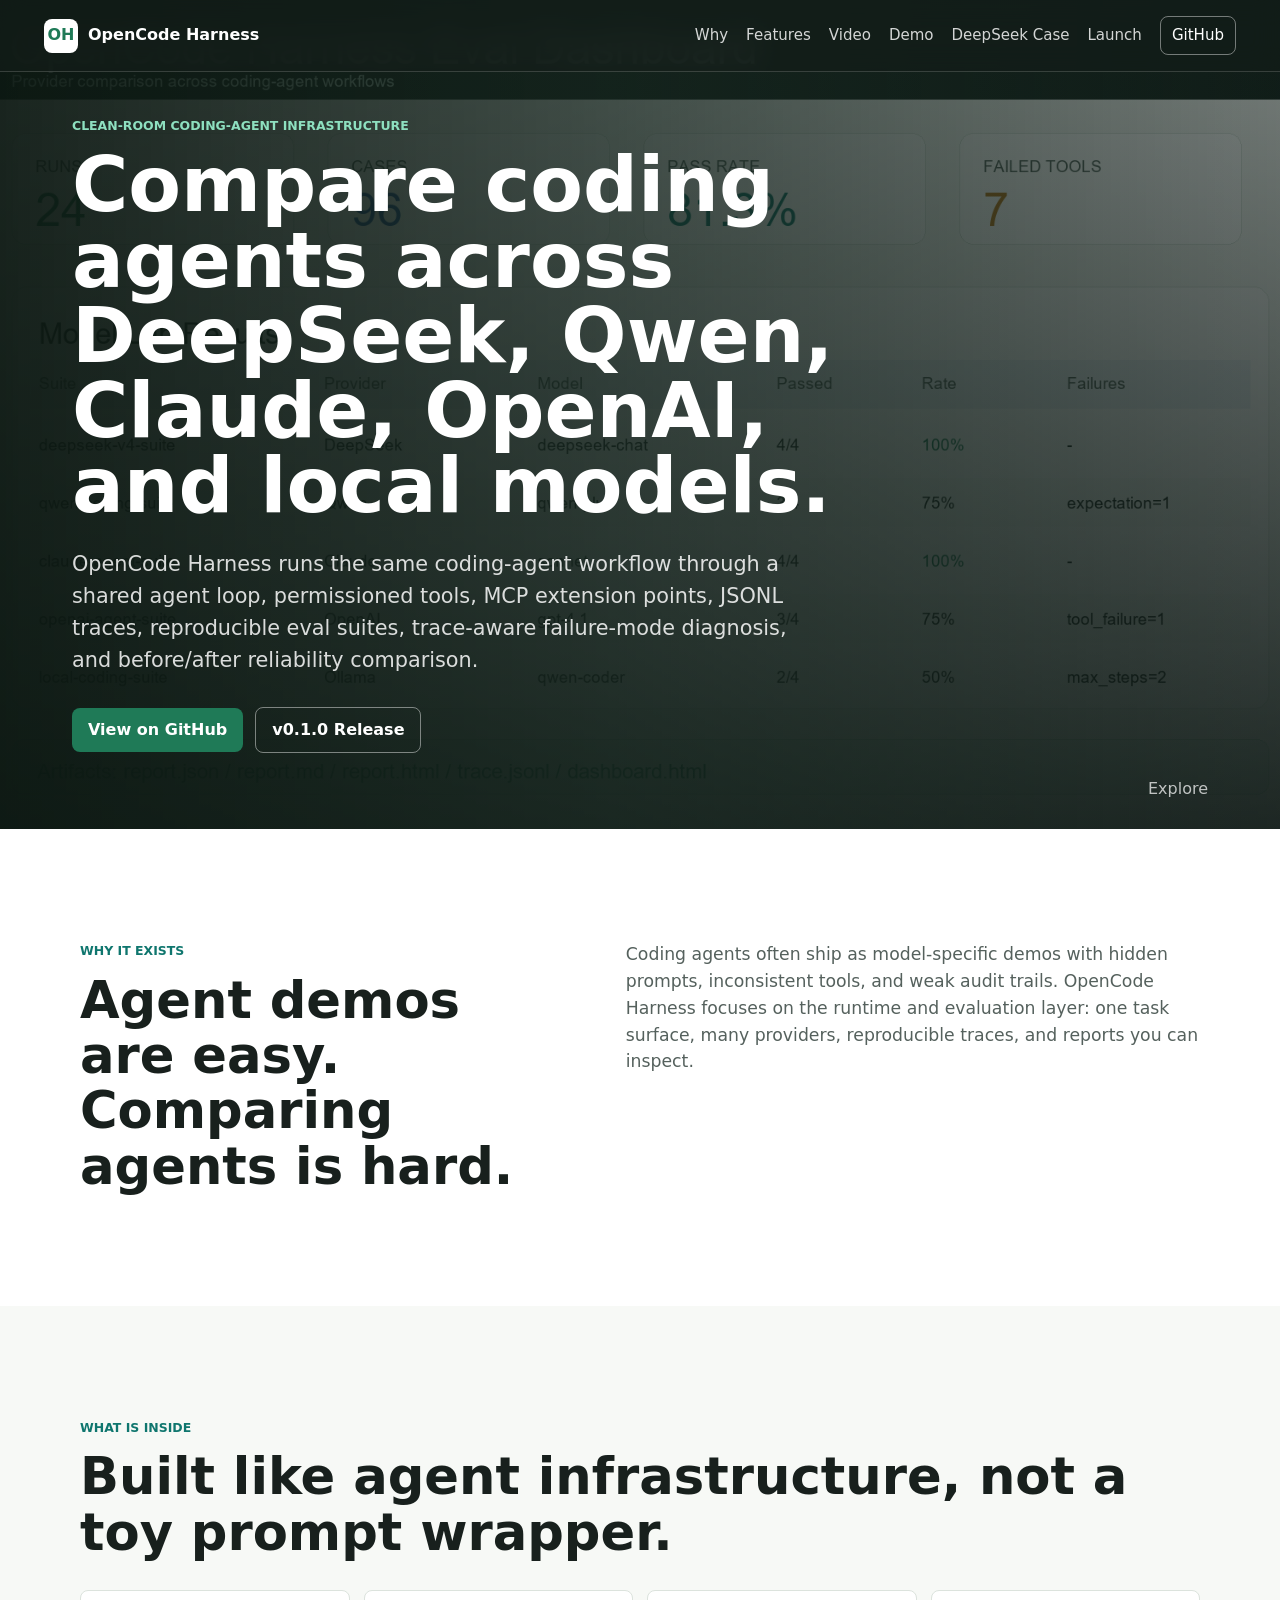
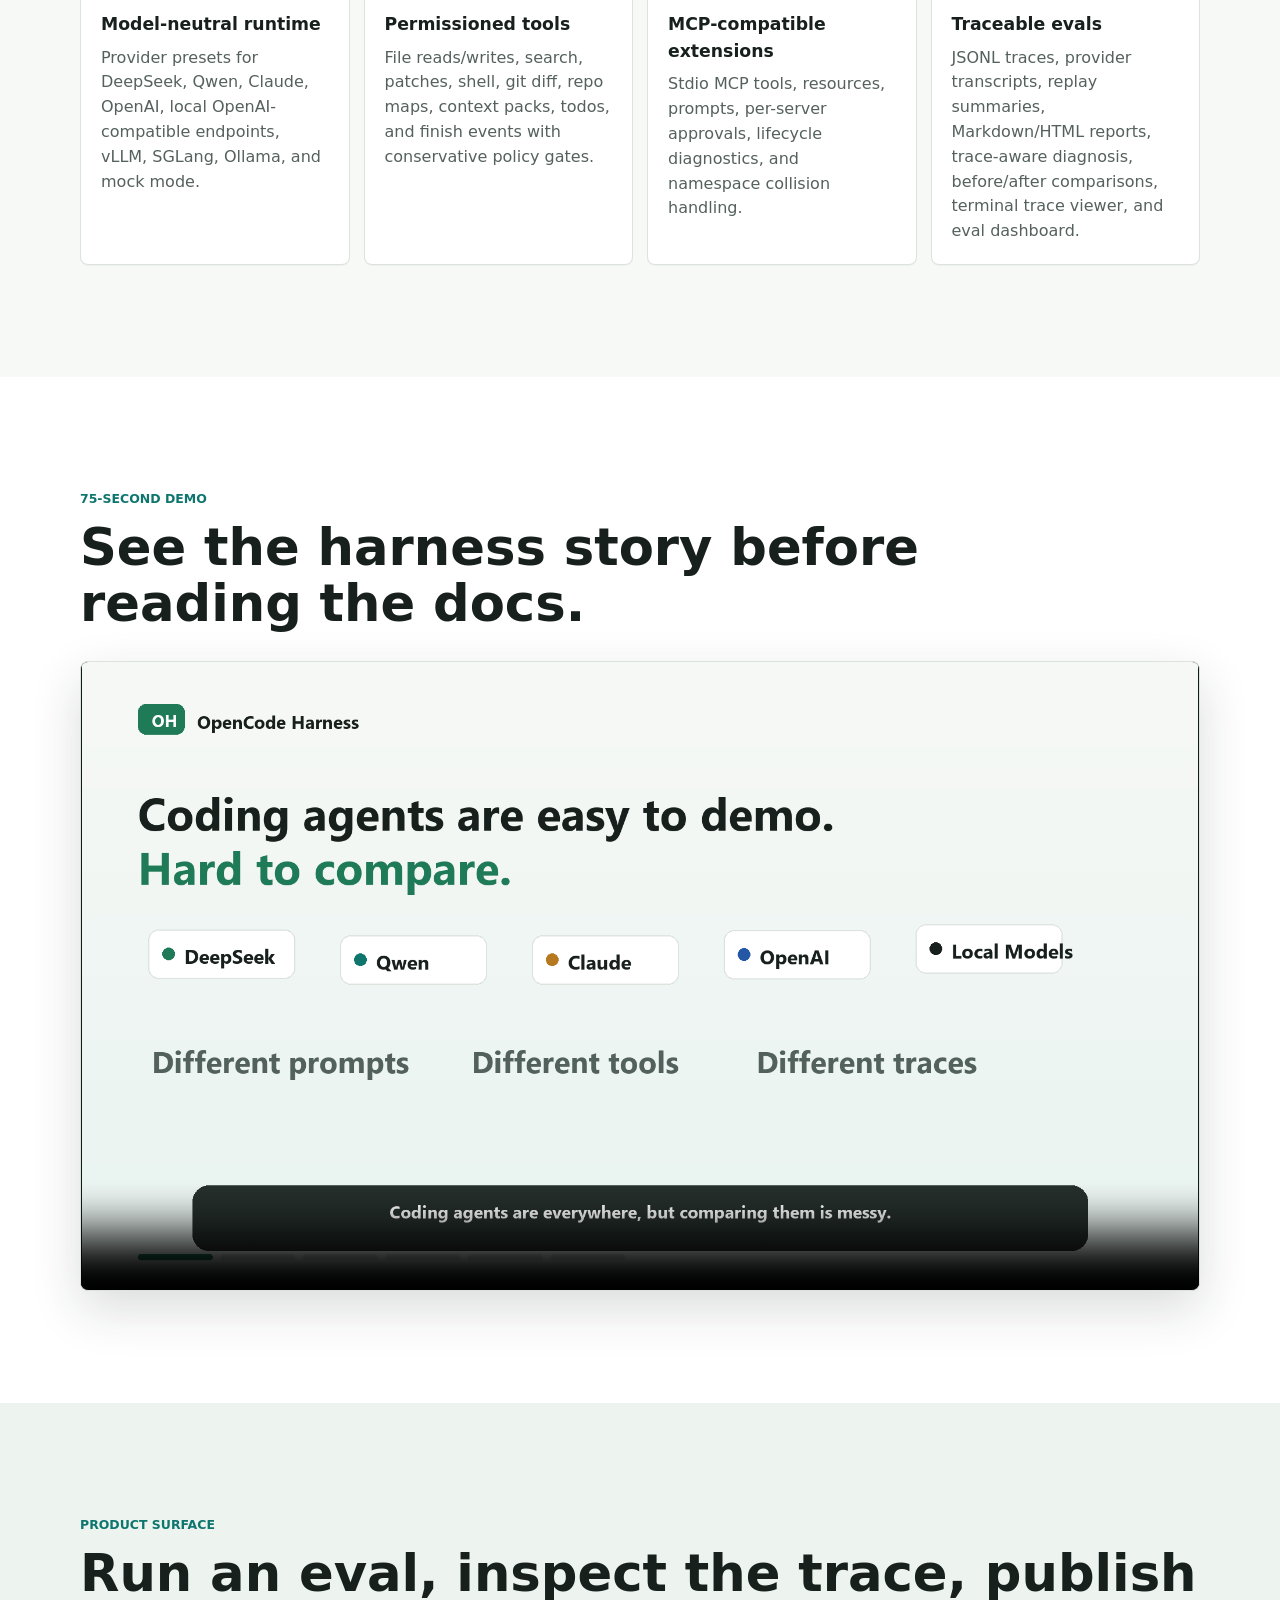
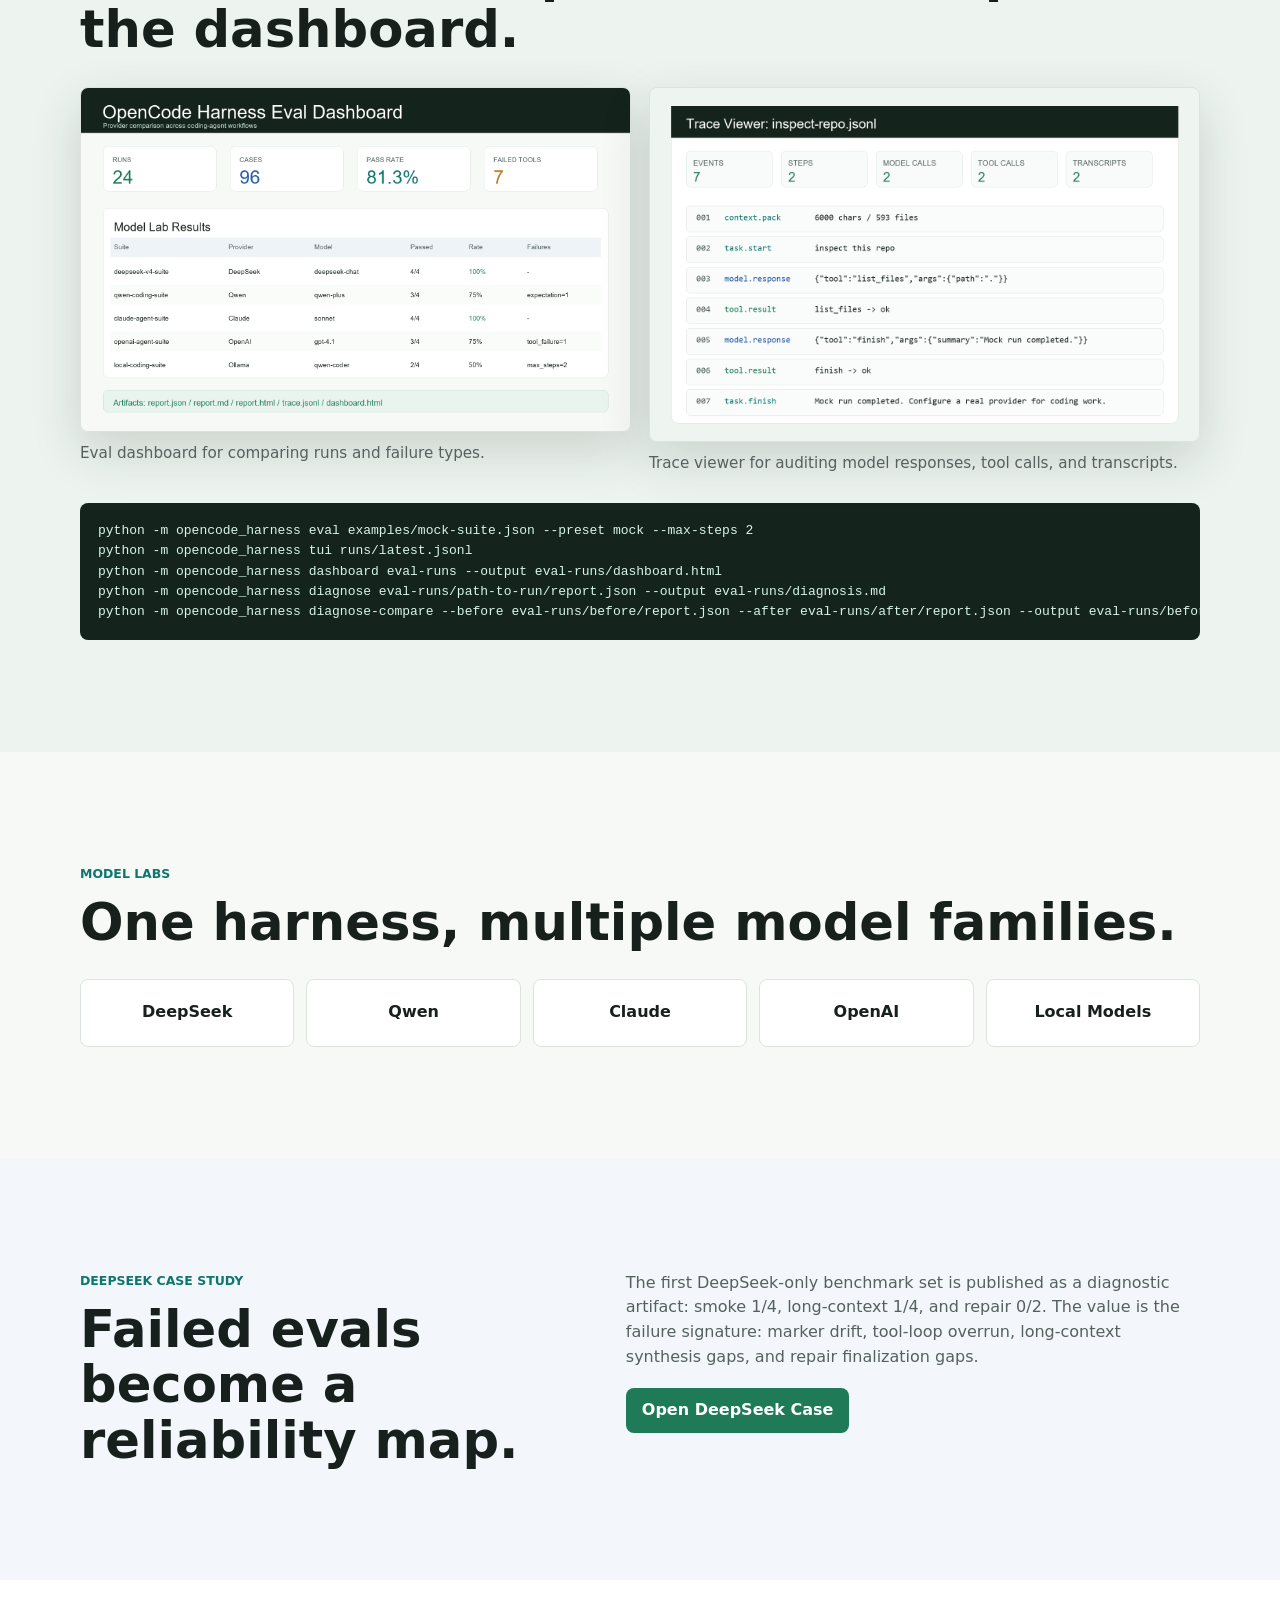
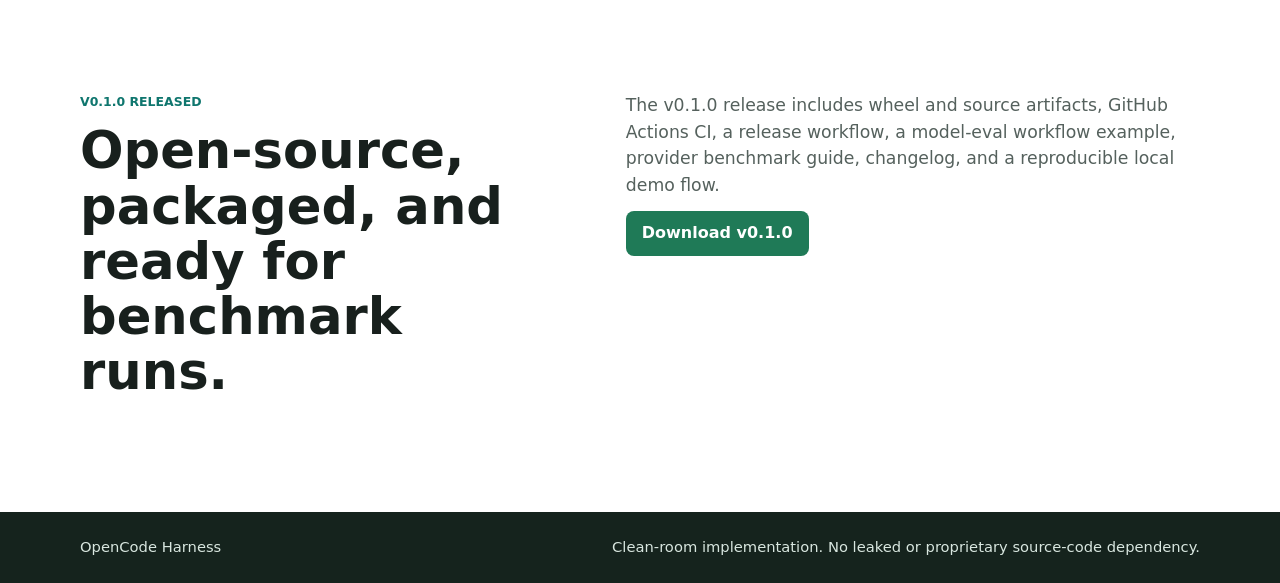
<file: site/index.html>
<!doctype html>
<html lang="en">
<head>
  <meta charset="utf-8">
  <meta name="viewport" content="width=device-width, initial-scale=1">
  <title>OpenCode Harness - Evaluation Harness for Coding Agents</title>
  <meta name="description" content="Open-source, clean-room evaluation harness for coding agents across DeepSeek, Qwen, Claude, OpenAI, and local models.">
  <link rel="stylesheet" href="styles.css">
</head>
<body>
  <header class="topbar">
    <a class="brand" href="#top" aria-label="OpenCode Harness home">
      <span class="brand-mark">OH</span>
      <span>OpenCode Harness</span>
    </a>
    <nav aria-label="Primary navigation">
      <a href="#why">Why</a>
      <a href="#features">Features</a>
      <a href="#video">Video</a>
      <a href="#demo">Demo</a>
      <a href="deepseek-case-study.html">DeepSeek Case</a>
      <a href="#launch">Launch</a>
      <a class="nav-cta" href="https://github.com/samarailly51-pixel/opencode-harness">GitHub</a>
    </nav>
  </header>

  <main id="top">
    <section class="hero" aria-label="OpenCode Harness overview">
      <div class="hero-backdrop" role="img" aria-label="OpenCode Harness eval dashboard preview"></div>
      <div class="hero-overlay"></div>
      <div class="hero-content">
        <p class="eyebrow">Clean-room coding-agent infrastructure</p>
        <h1>Compare coding agents across DeepSeek, Qwen, Claude, OpenAI, and local models.</h1>
        <p class="hero-copy">
          OpenCode Harness runs the same coding-agent workflow through a shared agent loop,
          permissioned tools, MCP extension points, JSONL traces, reproducible eval suites,
          trace-aware failure-mode diagnosis, and before/after reliability comparison.
        </p>
        <div class="hero-actions" aria-label="Primary actions">
          <a class="button primary" href="https://github.com/samarailly51-pixel/opencode-harness">View on GitHub</a>
          <a class="button secondary" href="https://github.com/samarailly51-pixel/opencode-harness/releases/tag/v0.1.0">v0.1.0 Release</a>
        </div>
      </div>
      <a class="scroll-cue" href="#why">Explore</a>
    </section>

    <section id="why" class="band intro-band">
      <div class="content two-column">
        <div>
          <p class="eyebrow">Why it exists</p>
          <h2>Agent demos are easy. Comparing agents is hard.</h2>
        </div>
        <p>
          Coding agents often ship as model-specific demos with hidden prompts, inconsistent tools,
          and weak audit trails. OpenCode Harness focuses on the runtime and evaluation layer:
          one task surface, many providers, reproducible traces, and reports you can inspect.
        </p>
      </div>
    </section>

    <section id="features" class="band">
      <div class="content">
        <p class="eyebrow">What is inside</p>
        <h2>Built like agent infrastructure, not a toy prompt wrapper.</h2>
        <div class="feature-grid">
          <article>
            <h3>Model-neutral runtime</h3>
            <p>Provider presets for DeepSeek, Qwen, Claude, OpenAI, local OpenAI-compatible endpoints, vLLM, SGLang, Ollama, and mock mode.</p>
          </article>
          <article>
            <h3>Permissioned tools</h3>
            <p>File reads/writes, search, patches, shell, git diff, repo maps, context packs, todos, and finish events with conservative policy gates.</p>
          </article>
          <article>
            <h3>MCP-compatible extensions</h3>
            <p>Stdio MCP tools, resources, prompts, per-server approvals, lifecycle diagnostics, and namespace collision handling.</p>
          </article>
          <article>
            <h3>Traceable evals</h3>
            <p>JSONL traces, provider transcripts, replay summaries, Markdown/HTML reports, trace-aware diagnosis, before/after comparisons, terminal trace viewer, and eval dashboard.</p>
          </article>
        </div>
      </div>
    </section>

    <section id="video" class="band video-band">
      <div class="content">
        <div class="section-heading">
          <p class="eyebrow">75-second demo</p>
          <h2>See the harness story before reading the docs.</h2>
        </div>
        <video
          class="demo-video"
          controls
          preload="metadata"
          poster="assets/opencode-harness-demo-thumbnail.png"
          aria-label="OpenCode Harness product demo video"
        >
          <source src="assets/opencode-harness-demo.mp4" type="video/mp4">
          Your browser does not support the video tag.
        </video>
      </div>
    </section>

    <section id="demo" class="band demo-band">
      <div class="content">
        <p class="eyebrow">Product surface</p>
        <h2>Run an eval, inspect the trace, publish the dashboard.</h2>
        <div class="media-grid">
          <figure>
            <img src="assets/dashboard-preview.png" alt="OpenCode Harness eval dashboard showing model pass rates and reports">
            <figcaption>Eval dashboard for comparing runs and failure types.</figcaption>
          </figure>
          <figure>
            <img src="assets/trace-preview.png" alt="OpenCode Harness trace viewer showing model responses and tool calls">
            <figcaption>Trace viewer for auditing model responses, tool calls, and transcripts.</figcaption>
          </figure>
        </div>
        <pre class="command-block"><code>python -m opencode_harness eval examples/mock-suite.json --preset mock --max-steps 2
python -m opencode_harness tui runs/latest.jsonl
python -m opencode_harness dashboard eval-runs --output eval-runs/dashboard.html
python -m opencode_harness diagnose eval-runs/path-to-run/report.json --output eval-runs/diagnosis.md
python -m opencode_harness diagnose-compare --before eval-runs/before/report.json --after eval-runs/after/report.json --output eval-runs/before-after.md</code></pre>
      </div>
    </section>

    <section class="band">
      <div class="content">
        <p class="eyebrow">Model Labs</p>
        <h2>One harness, multiple model families.</h2>
        <div class="lab-row" aria-label="Supported model labs">
          <span>DeepSeek</span>
          <span>Qwen</span>
          <span>Claude</span>
          <span>OpenAI</span>
          <span>Local Models</span>
        </div>
      </div>
    </section>

    <section class="band case-band">
      <div class="content two-column">
        <div>
          <p class="eyebrow">DeepSeek case study</p>
          <h2>Failed evals become a reliability map.</h2>
        </div>
        <div class="case-summary">
          <p>
            The first DeepSeek-only benchmark set is published as a diagnostic artifact:
            smoke 1/4, long-context 1/4, and repair 0/2. The value is the failure signature:
            marker drift, tool-loop overrun, long-context synthesis gaps, and repair finalization gaps.
          </p>
          <a class="button primary" href="deepseek-case-study.html">Open DeepSeek Case</a>
        </div>
      </div>
    </section>

    <section id="launch" class="band launch-band">
      <div class="content two-column">
        <div>
          <p class="eyebrow">v0.1.0 released</p>
          <h2>Open-source, packaged, and ready for benchmark runs.</h2>
        </div>
        <div class="launch-copy">
          <p>
            The v0.1.0 release includes wheel and source artifacts, GitHub Actions CI,
            a release workflow, a model-eval workflow example, provider benchmark guide,
            changelog, and a reproducible local demo flow.
          </p>
          <a class="button primary" href="https://github.com/samarailly51-pixel/opencode-harness/releases/tag/v0.1.0">Download v0.1.0</a>
        </div>
      </div>
    </section>
  </main>

  <footer>
    <div class="content footer-content">
      <span>OpenCode Harness</span>
      <span>Clean-room implementation. No leaked or proprietary source-code dependency.</span>
    </div>
  </footer>
</body>
</html>
</file>
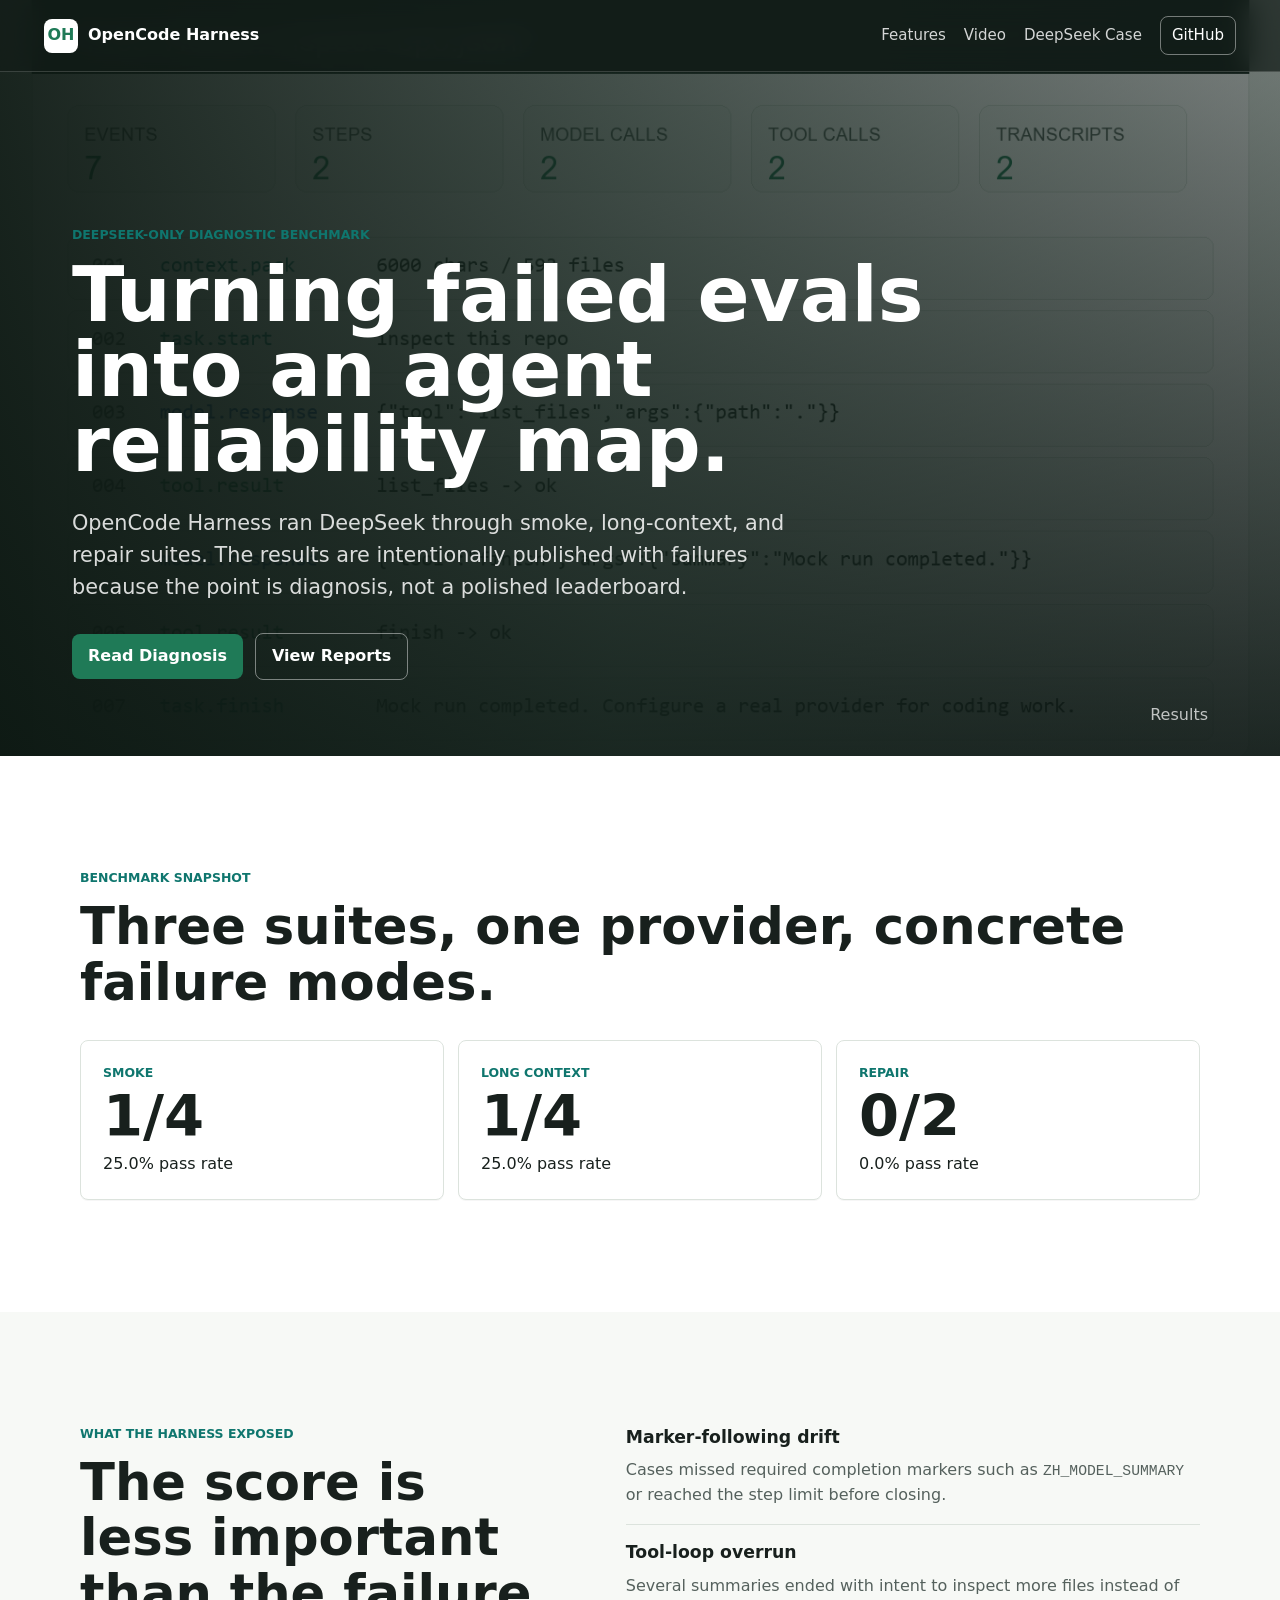
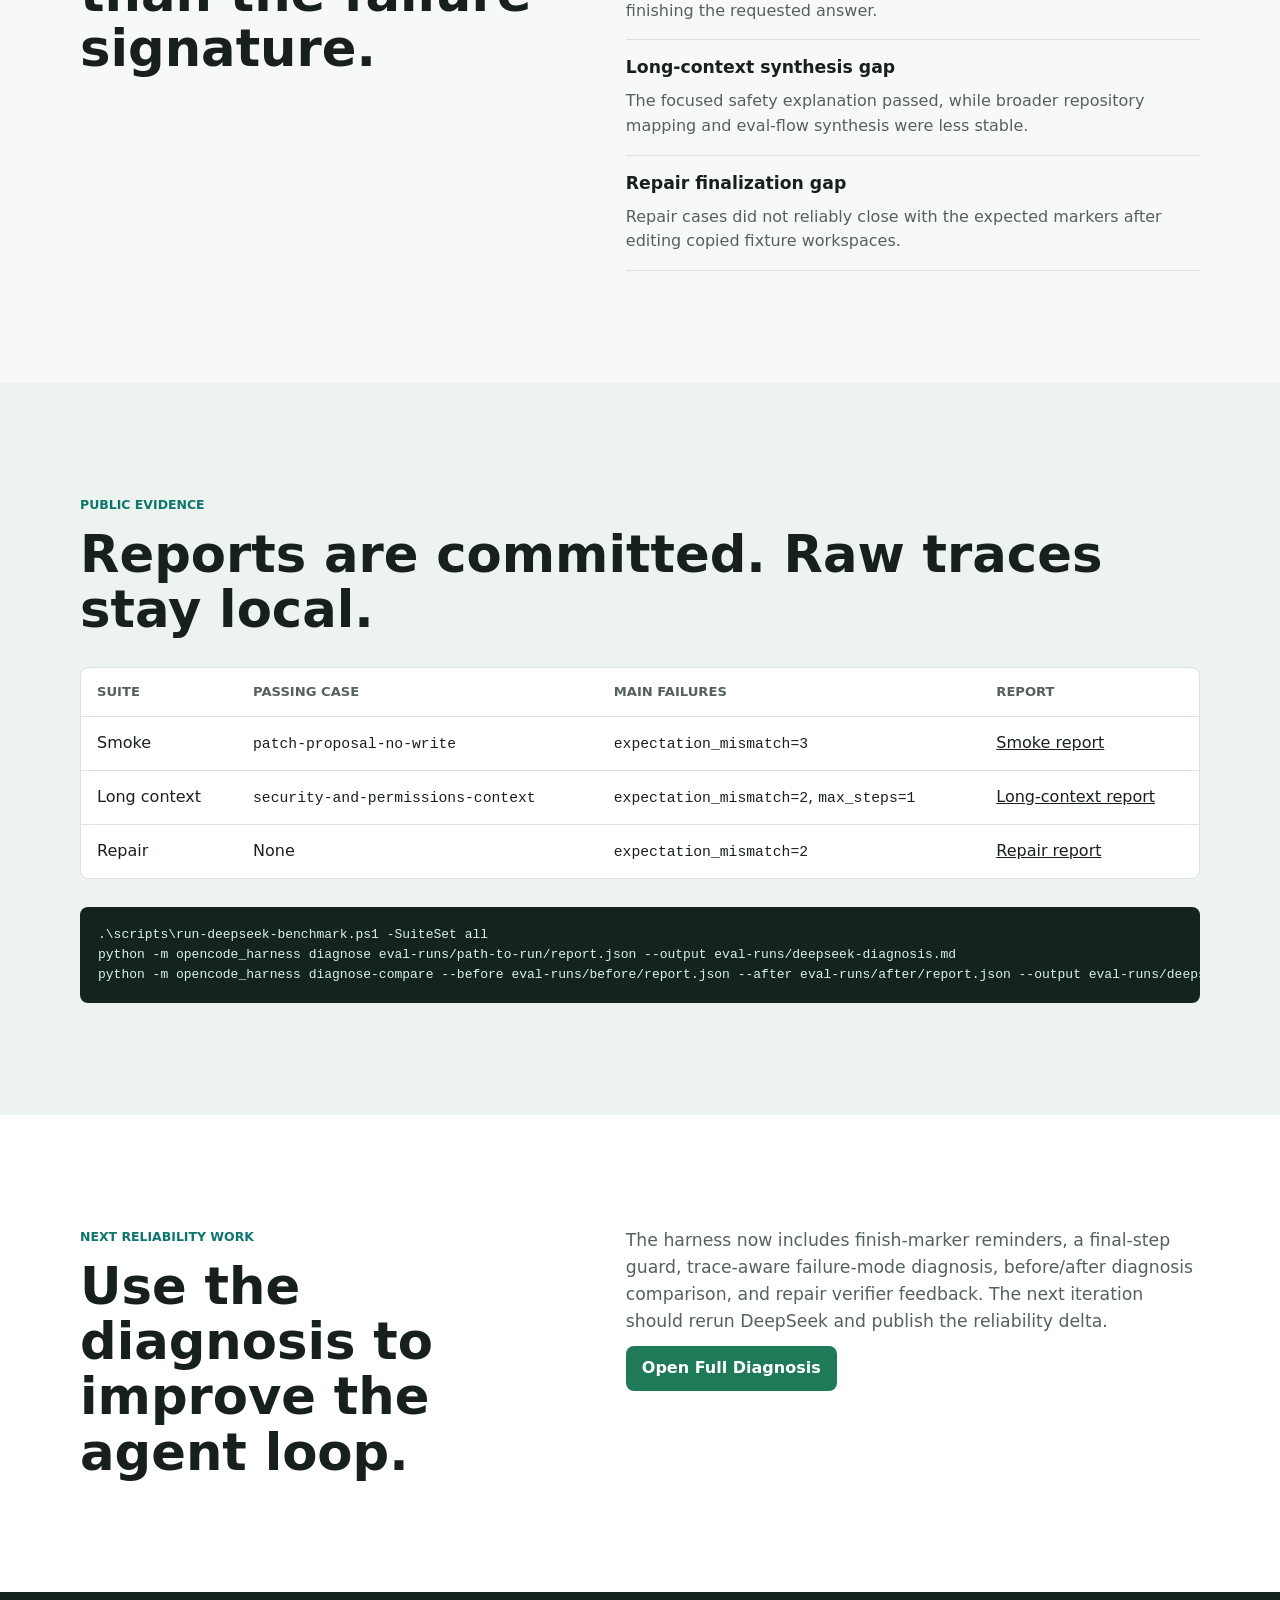
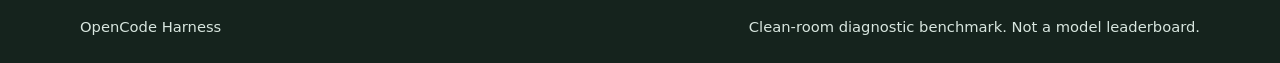
<file: site/deepseek-case-study.html>
<!doctype html>
<html lang="en">
<head>
  <meta charset="utf-8">
  <meta name="viewport" content="width=device-width, initial-scale=1">
  <title>DeepSeek Failure-Mode Case Study - OpenCode Harness</title>
  <meta name="description" content="A DeepSeek-only diagnostic benchmark case study for OpenCode Harness: smoke, long-context, and repair failure modes.">
  <link rel="stylesheet" href="styles.css">
</head>
<body>
  <header class="topbar">
    <a class="brand" href="index.html" aria-label="OpenCode Harness home">
      <span class="brand-mark">OH</span>
      <span>OpenCode Harness</span>
    </a>
    <nav aria-label="Primary navigation">
      <a href="index.html#features">Features</a>
      <a href="index.html#video">Video</a>
      <a href="deepseek-case-study.html">DeepSeek Case</a>
      <a class="nav-cta" href="https://github.com/samarailly51-pixel/opencode-harness">GitHub</a>
    </nav>
  </header>

  <main id="top">
    <section class="case-hero" aria-label="DeepSeek benchmark case study">
      <div class="case-hero-backdrop" role="img" aria-label="OpenCode Harness dashboard preview"></div>
      <div class="hero-overlay"></div>
      <div class="hero-content">
        <p class="eyebrow">DeepSeek-only diagnostic benchmark</p>
        <h1>Turning failed evals into an agent reliability map.</h1>
        <p class="hero-copy">
          OpenCode Harness ran DeepSeek through smoke, long-context, and repair suites.
          The results are intentionally published with failures because the point is diagnosis,
          not a polished leaderboard.
        </p>
        <div class="hero-actions" aria-label="Case study actions">
          <a class="button primary" href="https://github.com/samarailly51-pixel/opencode-harness/blob/master/docs/deepseek-failure-mode-diagnosis.md">Read Diagnosis</a>
          <a class="button secondary" href="https://github.com/samarailly51-pixel/opencode-harness/tree/master/model-labs/deepseek/reports">View Reports</a>
        </div>
      </div>
      <a class="scroll-cue" href="#results">Results</a>
    </section>

    <section id="results" class="band intro-band">
      <div class="content">
        <p class="eyebrow">Benchmark snapshot</p>
        <h2>Three suites, one provider, concrete failure modes.</h2>
        <div class="result-grid" aria-label="DeepSeek benchmark results">
          <article class="metric-panel">
            <span class="metric-label">Smoke</span>
            <strong>1/4</strong>
            <span>25.0% pass rate</span>
          </article>
          <article class="metric-panel">
            <span class="metric-label">Long Context</span>
            <strong>1/4</strong>
            <span>25.0% pass rate</span>
          </article>
          <article class="metric-panel">
            <span class="metric-label">Repair</span>
            <strong>0/2</strong>
            <span>0.0% pass rate</span>
          </article>
        </div>
      </div>
    </section>

    <section class="band">
      <div class="content two-column">
        <div>
          <p class="eyebrow">What the harness exposed</p>
          <h2>The score is less important than the failure signature.</h2>
        </div>
        <div class="diagnosis-list">
          <article>
            <h3>Marker-following drift</h3>
            <p>Cases missed required completion markers such as <code>ZH_MODEL_SUMMARY</code> or reached the step limit before closing.</p>
          </article>
          <article>
            <h3>Tool-loop overrun</h3>
            <p>Several summaries ended with intent to inspect more files instead of finishing the requested answer.</p>
          </article>
          <article>
            <h3>Long-context synthesis gap</h3>
            <p>The focused safety explanation passed, while broader repository mapping and eval-flow synthesis were less stable.</p>
          </article>
          <article>
            <h3>Repair finalization gap</h3>
            <p>Repair cases did not reliably close with the expected markers after editing copied fixture workspaces.</p>
          </article>
        </div>
      </div>
    </section>

    <section class="band demo-band">
      <div class="content">
        <p class="eyebrow">Public evidence</p>
        <h2>Reports are committed. Raw traces stay local.</h2>
        <div class="case-table-wrap">
          <table class="case-table">
            <thead>
              <tr>
                <th>Suite</th>
                <th>Passing Case</th>
                <th>Main Failures</th>
                <th>Report</th>
              </tr>
            </thead>
            <tbody>
              <tr>
                <td>Smoke</td>
                <td><code>patch-proposal-no-write</code></td>
                <td><code>expectation_mismatch=3</code></td>
                <td><a href="https://github.com/samarailly51-pixel/opencode-harness/blob/master/model-labs/deepseek/reports/provider-comparison.md">Smoke report</a></td>
              </tr>
              <tr>
                <td>Long context</td>
                <td><code>security-and-permissions-context</code></td>
                <td><code>expectation_mismatch=2</code>, <code>max_steps=1</code></td>
                <td><a href="https://github.com/samarailly51-pixel/opencode-harness/blob/master/model-labs/deepseek/reports/long-context-comparison.md">Long-context report</a></td>
              </tr>
              <tr>
                <td>Repair</td>
                <td>None</td>
                <td><code>expectation_mismatch=2</code></td>
                <td><a href="https://github.com/samarailly51-pixel/opencode-harness/blob/master/model-labs/deepseek/reports/repair-comparison.md">Repair report</a></td>
              </tr>
            </tbody>
          </table>
        </div>
        <pre class="command-block"><code>.\scripts\run-deepseek-benchmark.ps1 -SuiteSet all
python -m opencode_harness diagnose eval-runs/path-to-run/report.json --output eval-runs/deepseek-diagnosis.md
python -m opencode_harness diagnose-compare --before eval-runs/before/report.json --after eval-runs/after/report.json --output eval-runs/deepseek-before-after.md</code></pre>
      </div>
    </section>

    <section class="band launch-band">
      <div class="content two-column">
        <div>
          <p class="eyebrow">Next reliability work</p>
          <h2>Use the diagnosis to improve the agent loop.</h2>
        </div>
        <div class="launch-copy">
          <p>
            The harness now includes finish-marker reminders, a final-step guard, trace-aware
            failure-mode diagnosis, before/after diagnosis comparison, and repair verifier
            feedback. The next iteration should rerun DeepSeek and publish the reliability delta.
          </p>
          <a class="button primary" href="https://github.com/samarailly51-pixel/opencode-harness/blob/master/docs/deepseek-failure-mode-diagnosis.md">Open Full Diagnosis</a>
        </div>
      </div>
    </section>
  </main>

  <footer>
    <div class="content footer-content">
      <span>OpenCode Harness</span>
      <span>Clean-room diagnostic benchmark. Not a model leaderboard.</span>
    </div>
  </footer>
</body>
</html>
</file>
<file: site/styles.css>
:root {
  color-scheme: light;
  --ink: #18201d;
  --muted: #55615d;
  --paper: #f7f9f6;
  --panel: #ffffff;
  --line: #dce3dd;
  --green: #1f7a57;
  --teal: #0f766e;
  --blue: #2457a6;
  --gold: #b7791f;
  --shadow: 0 18px 50px rgba(26, 36, 31, 0.16);
}

* {
  box-sizing: border-box;
}

html {
  scroll-behavior: smooth;
}

body {
  margin: 0;
  color: var(--ink);
  background: var(--paper);
  font-family: Inter, ui-sans-serif, system-ui, -apple-system, BlinkMacSystemFont, "Segoe UI", sans-serif;
  line-height: 1.55;
}

a {
  color: inherit;
}

.topbar {
  position: fixed;
  z-index: 20;
  top: 0;
  left: 0;
  right: 0;
  display: flex;
  justify-content: space-between;
  align-items: center;
  gap: 24px;
  padding: 16px clamp(18px, 4vw, 44px);
  color: #ffffff;
  background: rgba(18, 29, 24, 0.72);
  backdrop-filter: blur(14px);
  border-bottom: 1px solid rgba(255, 255, 255, 0.16);
}

.brand {
  display: inline-flex;
  align-items: center;
  gap: 10px;
  text-decoration: none;
  font-weight: 760;
}

.brand-mark {
  display: inline-grid;
  place-items: center;
  width: 34px;
  height: 34px;
  border-radius: 8px;
  background: #ffffff;
  color: var(--green);
  font-weight: 820;
}

nav {
  display: flex;
  align-items: center;
  gap: 18px;
  font-size: 0.94rem;
}

nav a {
  color: rgba(255, 255, 255, 0.82);
  text-decoration: none;
}

nav a:hover,
.nav-cta {
  color: #ffffff;
}

.nav-cta {
  border: 1px solid rgba(255, 255, 255, 0.42);
  border-radius: 8px;
  padding: 7px 11px;
}

.hero {
  position: relative;
  min-height: 92vh;
  display: grid;
  align-items: end;
  padding: 116px clamp(18px, 6vw, 72px) 76px;
  color: #ffffff;
  overflow: hidden;
}

.case-hero {
  position: relative;
  min-height: 84vh;
  display: grid;
  align-items: end;
  padding: 116px clamp(18px, 6vw, 72px) 76px;
  color: #ffffff;
  overflow: hidden;
}

.case-hero-backdrop {
  position: absolute;
  inset: 0;
  background-image: url("assets/trace-preview.png");
  background-size: cover;
  background-position: center;
  transform: scale(1.03);
}

.hero-backdrop,
.hero-overlay {
  position: absolute;
  inset: 0;
}

.hero-backdrop {
  background-image: url("assets/dashboard-preview.png");
  background-size: cover;
  background-position: center;
  transform: scale(1.03);
}

.hero-overlay {
  background:
    linear-gradient(90deg, rgba(12, 24, 18, 0.92) 0%, rgba(20, 36, 29, 0.72) 48%, rgba(14, 27, 23, 0.42) 100%),
    linear-gradient(180deg, rgba(11, 19, 16, 0.2), rgba(11, 19, 16, 0.88));
}

.hero-content {
  position: relative;
  z-index: 2;
  max-width: 900px;
}

.eyebrow {
  margin: 0 0 12px;
  color: var(--teal);
  font-weight: 780;
  text-transform: uppercase;
  font-size: 0.78rem;
  letter-spacing: 0;
}

.hero .eyebrow {
  color: #8ee0c0;
}

h1,
h2,
h3,
p {
  letter-spacing: 0;
}

h1 {
  margin: 0;
  max-width: 860px;
  font-size: clamp(2.6rem, 6vw, 5.8rem);
  line-height: 0.98;
}

h2 {
  margin: 0;
  font-size: clamp(2rem, 4vw, 3.4rem);
  line-height: 1.08;
}

h3 {
  margin: 0 0 8px;
  font-size: 1.08rem;
}

.hero-copy {
  max-width: 720px;
  margin: 24px 0 0;
  color: rgba(255, 255, 255, 0.84);
  font-size: clamp(1.05rem, 2vw, 1.3rem);
}

.hero-actions,
.launch-copy {
  display: flex;
  flex-wrap: wrap;
  gap: 12px;
  align-items: center;
}

.hero-actions {
  margin-top: 30px;
}

.button {
  display: inline-flex;
  align-items: center;
  justify-content: center;
  min-height: 42px;
  padding: 10px 16px;
  border-radius: 8px;
  text-decoration: none;
  font-weight: 760;
}

.button.primary {
  color: #ffffff;
  background: var(--green);
}

.button.secondary {
  color: #ffffff;
  border: 1px solid rgba(255, 255, 255, 0.44);
}

.scroll-cue {
  position: absolute;
  z-index: 2;
  right: clamp(18px, 6vw, 72px);
  bottom: 28px;
  color: rgba(255, 255, 255, 0.72);
  text-decoration: none;
}

.band {
  padding: clamp(64px, 10vw, 112px) 0;
  background: var(--paper);
}

.intro-band,
.launch-band {
  background: #ffffff;
}

.demo-band {
  background: #edf4ef;
}

.case-band {
  background: #f3f7fb;
}

.video-band {
  background: #ffffff;
}

.content {
  width: min(1120px, calc(100% - 36px));
  margin: 0 auto;
}

.section-heading {
  max-width: 840px;
}

.two-column {
  display: grid;
  grid-template-columns: minmax(0, 0.9fr) minmax(280px, 1.1fr);
  gap: clamp(26px, 6vw, 76px);
  align-items: start;
}

.two-column > p,
.launch-copy p {
  margin: 0;
  color: var(--muted);
  font-size: 1.08rem;
}

.feature-grid {
  display: grid;
  grid-template-columns: repeat(4, minmax(0, 1fr));
  gap: 14px;
  margin-top: 30px;
}

.feature-grid article {
  min-height: 220px;
  padding: 20px;
  border: 1px solid var(--line);
  border-radius: 8px;
  background: var(--panel);
  box-shadow: 0 1px 0 rgba(26, 36, 31, 0.04);
}

.feature-grid p {
  margin: 0;
  color: var(--muted);
}

.result-grid {
  display: grid;
  grid-template-columns: repeat(3, minmax(0, 1fr));
  gap: 14px;
  margin-top: 30px;
}

.metric-panel {
  display: grid;
  gap: 6px;
  min-height: 150px;
  padding: 22px;
  border: 1px solid var(--line);
  border-radius: 8px;
  background: var(--panel);
  box-shadow: 0 1px 0 rgba(26, 36, 31, 0.04);
}

.metric-panel strong {
  font-size: clamp(2.1rem, 5vw, 3.6rem);
  line-height: 1;
}

.metric-label {
  color: var(--teal);
  font-weight: 780;
  text-transform: uppercase;
  font-size: 0.78rem;
}

.diagnosis-list {
  display: grid;
  gap: 14px;
}

.diagnosis-list article {
  padding: 0 0 16px;
  border-bottom: 1px solid var(--line);
}

.diagnosis-list p,
.case-summary p {
  margin: 0;
  color: var(--muted);
}

.case-summary {
  display: flex;
  flex-direction: column;
  align-items: flex-start;
  gap: 18px;
}

.case-table-wrap {
  margin-top: 30px;
  overflow-x: auto;
  border: 1px solid var(--line);
  border-radius: 8px;
  background: #ffffff;
}

.case-table {
  width: 100%;
  min-width: 760px;
  border-collapse: collapse;
}

.case-table th,
.case-table td {
  padding: 14px 16px;
  text-align: left;
  border-bottom: 1px solid var(--line);
  vertical-align: top;
}

.case-table th {
  color: var(--muted);
  font-size: 0.82rem;
  text-transform: uppercase;
}

.case-table tr:last-child td {
  border-bottom: 0;
}

.case-table code,
.diagnosis-list code {
  font-family: ui-monospace, SFMono-Regular, Consolas, "Liberation Mono", monospace;
  font-size: 0.92em;
}

.media-grid {
  display: grid;
  grid-template-columns: repeat(2, minmax(0, 1fr));
  gap: 18px;
  margin-top: 30px;
}

.demo-video {
  display: block;
  width: 100%;
  margin-top: 30px;
  aspect-ratio: 16 / 9;
  border: 1px solid var(--line);
  border-radius: 8px;
  background: #111c17;
  box-shadow: var(--shadow);
}

figure {
  margin: 0;
}

figure img {
  display: block;
  width: 100%;
  height: auto;
  border: 1px solid var(--line);
  border-radius: 8px;
  box-shadow: var(--shadow);
}

figcaption {
  margin-top: 10px;
  color: var(--muted);
  font-size: 0.95rem;
}

.command-block {
  margin: 28px 0 0;
  padding: 18px;
  overflow-x: auto;
  border-radius: 8px;
  color: #d7f4e8;
  background: #15231d;
}

.lab-row {
  display: grid;
  grid-template-columns: repeat(5, minmax(0, 1fr));
  gap: 12px;
  margin-top: 28px;
}

.lab-row span {
  display: grid;
  place-items: center;
  min-height: 68px;
  border: 1px solid var(--line);
  border-radius: 8px;
  background: #ffffff;
  font-weight: 780;
}

.launch-copy {
  align-items: flex-start;
  flex-direction: column;
}

footer {
  padding: 24px 0;
  color: #d8e6df;
  background: #15231d;
}

.footer-content {
  display: flex;
  flex-wrap: wrap;
  justify-content: space-between;
  gap: 12px;
  font-size: 0.92rem;
}

@media (max-width: 840px) {
  .topbar {
    position: absolute;
    align-items: flex-start;
  }

  nav {
    display: none;
  }

  .hero {
    min-height: 88vh;
    padding-top: 96px;
  }

  .two-column,
  .feature-grid,
  .media-grid,
  .lab-row,
  .result-grid {
    grid-template-columns: 1fr;
  }

  .feature-grid article {
    min-height: auto;
  }
}
</file>
